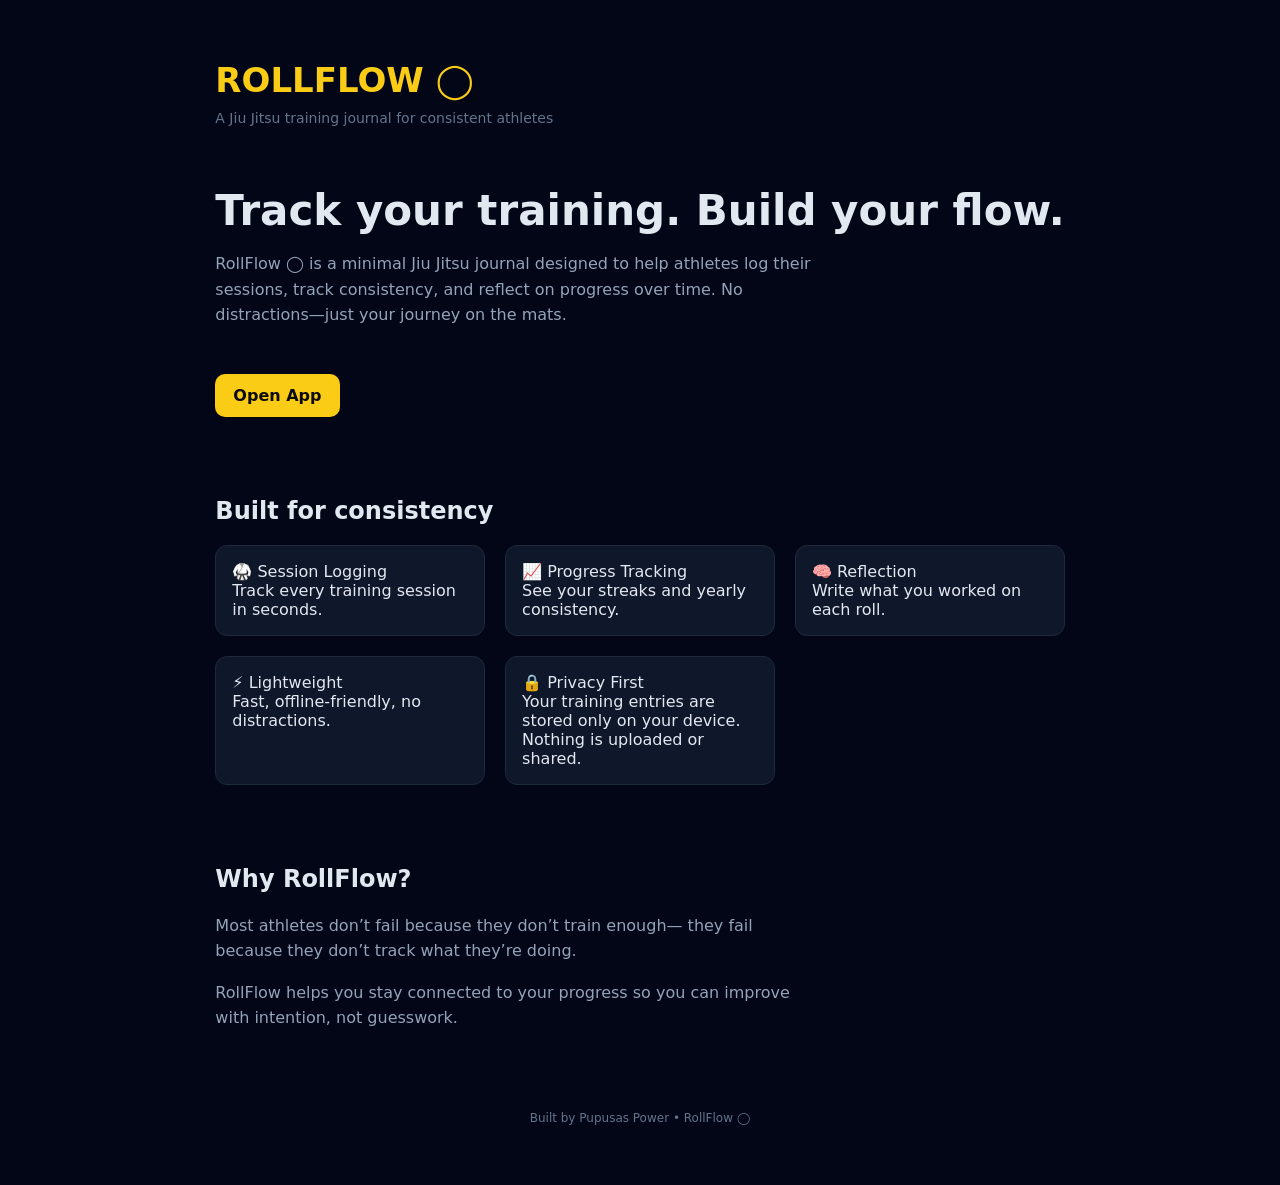
<file: index.html>
<!DOCTYPE html>
<html lang="en">
<head>
  <meta charset="UTF-8" />
  <meta name="viewport" content="width=device-width, initial-scale=1.0"/>
  <title>RollFlow ◯</title>

  <style>
    body {
      margin: 0;
      font-family: system-ui, sans-serif;
      background: #020617;
      color: #e2e8f0;
      display: flex;
      justify-content: center;
    }

    .container {
      max-width: 900px;
      padding: 60px 20px;
    }

    .logo {
      font-size: 34px;
      font-weight: 800;
      color: #facc15;
      display: flex;
      align-items: center;
      gap: 10px;
    }

    .subtitle {
      color: #64748b;
      margin-top: 10px;
      font-size: 14px;
    }

    .hero {
      margin-top: 60px;
    }

    h1 {
      font-size: 42px;
      margin-bottom: 10px;
    }

    p {
      color: #94a3b8;
      line-height: 1.6;
      max-width: 600px;
    }

    .cta {
      margin-top: 30px;
      display: inline-block;
      padding: 12px 18px;
      background: #facc15;
      color: #0b0b0b;
      font-weight: 700;
      border-radius: 10px;
      text-decoration: none;
    }

    .section {
      margin-top: 80px;
    }

    .grid {
      display: grid;
      grid-template-columns: repeat(auto-fit, minmax(220px, 1fr));
      gap: 20px;
      margin-top: 20px;
    }

    .card {
      background: #0f172a;
      border: 1px solid #1e293b;
      padding: 16px;
      border-radius: 12px;
    }

    .footer {
      margin-top: 80px;
      font-size: 12px;
      color: #64748b;
      text-align: center;
    }
  </style>
</head>

<body>

<div class="container">

  <!-- LOGO -->
  <div class="logo">
    ROLLFLOW ◯
  </div>
  <div class="subtitle">A Jiu Jitsu training journal for consistent athletes</div>

  <!-- HERO -->
  <div class="hero">
    <h1>Track your training. Build your flow.</h1>

    <p>
      RollFlow ◯ is a minimal Jiu Jitsu journal designed to help athletes
      log their sessions, track consistency, and reflect on progress over time.
      No distractions—just your journey on the mats.
    </p>

    <a class="cta" href="app.html">Open App</a>
  </div>

  <!-- FEATURES -->
  <div class="section">
    <h2>Built for consistency</h2>

    <div class="grid">
      <div class="card">
        🥋 Session Logging<br/>
        Track every training session in seconds.
      </div>

      <div class="card">
        📈 Progress Tracking<br/>
        See your streaks and yearly consistency.
      </div>

      <div class="card">
        🧠 Reflection<br/>
        Write what you worked on each roll.
      </div>

      <div class="card">
        ⚡ Lightweight<br/>
        Fast, offline-friendly, no distractions.
      </div>

      <div class="card">
        🔒 Privacy First<br/>
        Your training entries are stored only on your device. Nothing is uploaded or shared.
      </div>
    </div>
  </div>

  <!-- PHILOSOPHY -->
  <div class="section">
    <h2>Why RollFlow?</h2>

    <p>
      Most athletes don’t fail because they don’t train enough—
      they fail because they don’t track what they’re doing.
    </p>

    <p>
      RollFlow helps you stay connected to your progress so you can
      improve with intention, not guesswork.
    </p>
  </div>

  <!-- FOOTER -->
  <div class="footer">
    Built by Pupusas Power • RollFlow ◯
  </div>

</div>

</body>
</html>
</file>
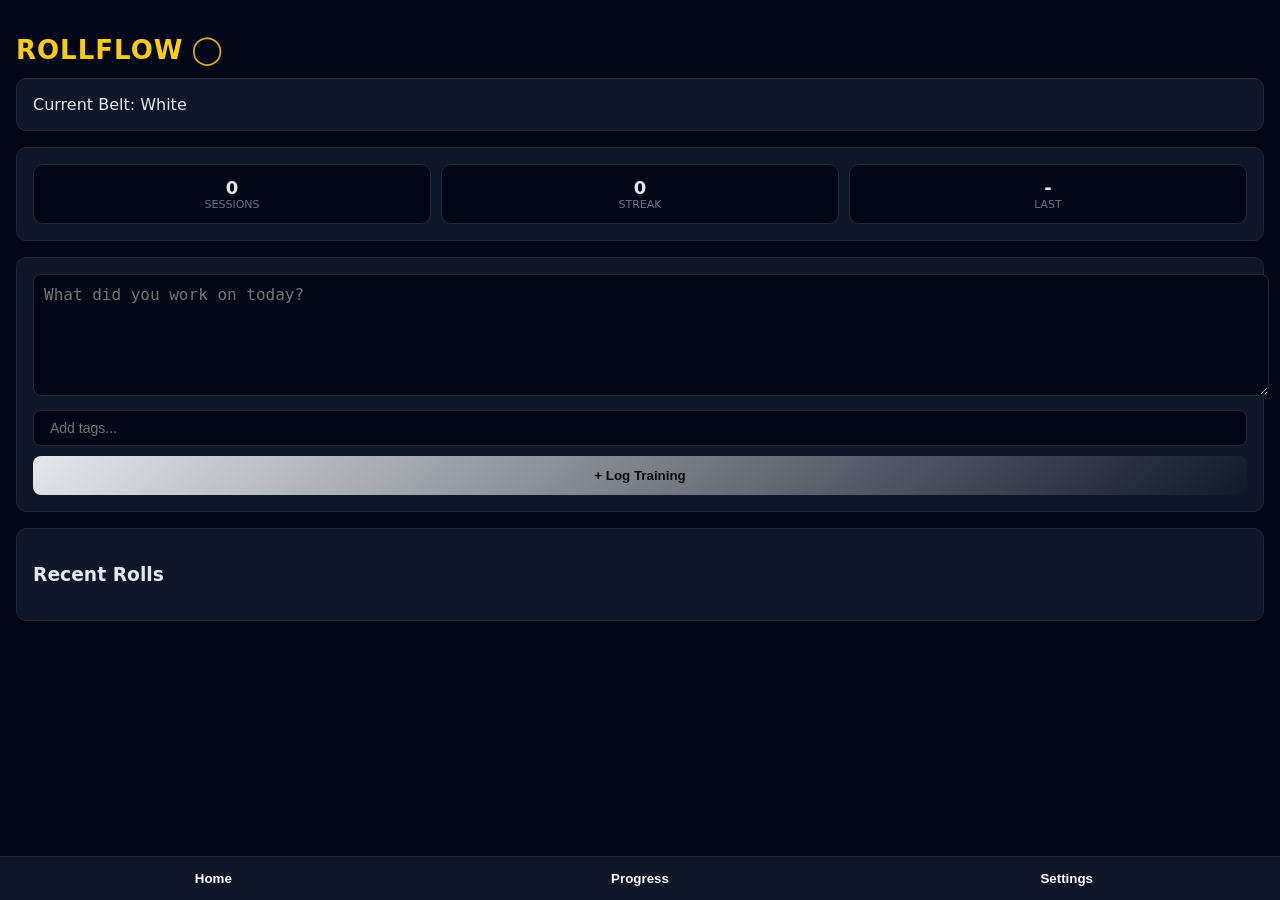
<file: app.html>
<!DOCTYPE html>
<html lang="en">
<head>
  <meta charset="UTF-8" />
  <meta name="viewport" content="width=device-width, initial-scale=1.0"/>
  <title>ROLLFLOW ◯</title>
  <link rel="stylesheet" href="styles.css">
  <link rel="manifest" href="manifest.json">
  <meta name="theme-color" content="#020617">
  <meta name="apple-mobile-web-app-capable" content="yes">
  <meta name="apple-mobile-web-app-status-bar-style" content="black-translucent">
  <link rel="apple-touch-icon" href="icon-180.png">
</head>

<div id="splash">
  <div class="splashLogo">
    ROLLFLOW <span class="symbol">◯</span>
  </div>
  <div class="tag">by Pupusas Power</div>
</div>

<body>

  <!-- HEADER -->
<h1 class="appLogo">
  ROLLFLOW <span class="symbol">◯</span>
</h1>

  <!-- DASHBOARD VIEW -->
  <div id="homeView" class="view">

    <div class="card header">
      <div>Current Belt: <span id="beltLabel">White</span></div>
    </div>

    <div class="card statsGrid">
      <div class="stat">
        <div id="totalSessions">0</div>
        <div class="label">Sessions</div>
      </div>

      <div class="stat">
        <div id="streak">0</div>
        <div class="label">Streak</div>
      </div>

      <div class="stat">
        <div id="lastTrain">-</div>
        <div class="label">Last</div>
      </div>
    </div>

    <div class="card">
      <textarea id="noteInput" placeholder="What did you work on today?"></textarea>
      <div class="tagBox">
        <div id="tagChips"></div>
          <input id="tagInput" placeholder="Add tags..." />
        </div>
      <button onclick="addEntry()">+ Log Training</button>
    </div>

    <div class="card">
      <h3>Recent Rolls</h3>
      <div id="entries"></div>
    </div>

  </div>

  <!-- SETTINGS VIEW -->
  <div id="settingsView" class="view hidden">
    <div class="card">
      <h3>Settings</h3>

      <label>🥋 Belt Level</label>
      <div class="beltButtons">
        <button onclick="setBelt('white')">White</button>
        <button onclick="setBelt('blue')">Blue</button>
        <button onclick="setBelt('purple')">Purple</button>
        <button onclick="setBelt('brown')">Brown</button>
        <button onclick="setBelt('black')">Black</button>
      </div>
    </div>
  </div>

  <!-- PROGRESS VIEW -->
  <div id="progressView" class="view hidden">

    <div class="card">
      <h3>📈 Monthly Progress</h3>
      <div id="monthBars" class="bars"></div>
    </div>

    <div class="card">
      <h3>🧠 Insights</h3>
      <div id="insights"></div>
    </div>

  </div>
  <!-- BOTTOM NAV -->
  <div class="nav">
  <button onclick="showView('home')">Home</button>
  <button onclick="showView('progress')">Progress</button>
  <button onclick="showView('settings')">Settings</button>
</div>

  <script src="app.js"></script>
</body>
</html>
</file>
<file: styles.css>
:root {
  --accent: #e5e7eb;
}

/* BASE */
body {
  font-family: system-ui, sans-serif;
  background: #020617;
  color: #e2e8f0;
  margin: 0;
  padding: 16px;
  padding-bottom: 80px;
}

h1 {
  margin-bottom: 12px;
}

/* VIEWS */
.view {
  display: block;
}

.hidden {
  display: none;
}

/* CARDS */
.card {
  background: #0f172a;
  border: 1px solid #1e293b;
  padding: 16px;
  border-radius: 10px;
  margin-bottom: 16px;
}

/* STATS */
.statsGrid {
  display: grid;
  grid-template-columns: repeat(3, 1fr);
  gap: 10px;
  text-align: center;
}

.stat {
  background: #020617;
  border: 1px solid #1e293b;
  padding: 12px;
  border-radius: 10px;
}

.stat div:first-child {
  font-size: 18px;
  font-weight: 800;
  color: var(--accent);
}

.label {
  font-size: 11px;
  color: #64748b;
  text-transform: uppercase;
}

/* INPUTS */
textarea {
  width: 100%;
  height: 100px;
  background: #020617;
  border: 1px solid #1e293b;
  color: white;
  border-radius: 8px;
  padding: 10px;
  margin-bottom: 10px;
}

input {
  font-size: 16px;
}

textarea {
  font-size: 16px;
}

/* MAIN BUTTON */
button {
  width: 100%;
  padding: 12px;
  border-radius: 8px;
  border: none;
  background: linear-gradient(135deg, var(--accent), #111827);
  color: #0b0b0b;
  font-weight: 700;
}

/* ENTRIES */
.entry {
  border-top: 1px solid #1e293b;
  padding: 10px 0;
}

.swipeItem {
  position: relative;
  overflow: hidden;
}

.entryContent {
  background: #0f172a;
  padding: 12px;
  border-radius: 10px;
  transition: transform 0.2s ease;
  touch-action: pan-y;
}

/* ENTRY TEXT */
.date {
  font-size: 11px;
  color: #64748b;
  margin-bottom: 4px;
}

/* ENTRY ACTIONS (EDIT / DELETE) */
.entryFooter {
  display: flex;
  justify-content: space-between; /* 🔥 THIS is the key */
  align-items: center;
  margin-top: 8px;
}

.entryActions {
  display: flex;
  width: 100%;
  justify-content: space-between; /* spreads them apart */
}

/* BUTTONS */
.editBtn,
.deleteBtn {
  width: auto;
  padding: 0;
  font-size: 12px;
  background: none;
  border: none;
  cursor: pointer;
}

.editBtn {
  color: #3b82f6;
}

.deleteBtn {
  color: #ef4444;
}


/* TAGS */
.tags {
  margin-top: 6px;
}

.tag {
  display: inline-block;
  background: #1e293b;
  color: #facc15;
  padding: 4px 8px;
  border-radius: 999px;
  font-size: 11px;
  margin-right: 4px;
}

.beltTag {
  margin-top: 6px;
  display: flex;
  align-items: center;
}

.beltDot {
  width: 10px;
  height: 10px;
  border-radius: 50%;
  display: inline-block;
  box-shadow: 0 0 0 1px rgba(255,255,255,0.1);
}

/* TAG INPUT BOX */
.tagBox {
  display: flex;
  flex-wrap: wrap;
  gap: 6px;
  padding: 8px;
  border: 1px solid #1e293b;
  border-radius: 8px;
  background: #020617;
  margin-bottom: 10px;
}

#tagInput {
  border: none;
  outline: none;
  background: transparent;
  color: white;
  flex: 1;
  min-width: 120px;
  font-size: 14px;
}

/* CHIPS */
.chip {
  background: #1e293b;
  color: #facc15;
  padding: 4px 8px;
  border-radius: 999px;
  font-size: 12px;
  display: flex;
  align-items: center;
  gap: 6px;
}

.chip span {
  cursor: pointer;
  color: #ef4444;
  font-weight: bold;
}

/* TAG ANALYTICS ROW */
.tagRow {
  display: flex;
  justify-content: space-between;
  padding: 8px 0;
  border-bottom: 1px solid #1e293b;
  cursor: pointer;
}

.tagRow span:first-child {
  color: #facc15;
}

/* BOTTOM NAV */
.nav {
  position: fixed;
  bottom: 0;
  left: 0;
  right: 0;
  display: flex;
  background: #0f172a;
  border-top: 1px solid #1e293b;
}

.nav button {
  flex: 1;
  background: none;
  color: white;
  padding: 14px;
  border-radius: 0;
}

/* BELT BUTTONS */
.beltButtons {
  display: grid;
  grid-template-columns: repeat(2, 1fr);
  gap: 8px;
  margin-top: 10px;
}

.beltButtons button {
  background: #020617;
  border: 1px solid #1e293b;
  color: white;
}

/* PROGRESS BARS */
.bars {
  display: flex;
  justify-content: space-between;
  align-items: flex-end;
  height: 120px;
  gap: 6px;
  margin-top: 10px;
}

.bar {
  flex: 1;
  display: flex;
  flex-direction: column;
  align-items: center;
}

.barFill {
  width: 100%;
  background: linear-gradient(to top, var(--accent), #111827);
  border-radius: 4px;
}

.barLabel {
  font-size: 10px;
  margin-top: 4px;
  color: #64748b;
}

/* SPLASH */
#splash {
  position: fixed;
  inset: 0;
  background: #020617;
  display: flex;
  flex-direction: column;
  justify-content: center;
  align-items: center;
  gap: 8px;
  z-index: 9999;
  animation: fadeOut 0.6s ease 1.5s forwards;
}

@keyframes fadeOut {
  to {
    opacity: 0;
    visibility: hidden;
  }
}

.splashLogo {
  font-size: 30px;
  font-weight: 800;
  color: #facc15;
  display: flex;
  align-items: center;
  gap: 8px;
  letter-spacing: 1px;
}

.tag {
  font-size: 12px;
  color: #64748b;
  opacity: 0.9;
}

.appLogo {
  font-size: 26px;
  font-weight: 800;
  letter-spacing: 1px;
  color: #facc15;
  display: flex;
  align-items: center;
  gap: 8px;
  margin-bottom: 12px;
}

.symbol {
  font-size: 28px;
  opacity: 0.85;
  display: inline-block;
  animation: slowRotate 12s linear infinite;
}

@keyframes slowRotate {
  from { transform: rotate(0deg); }
  to { transform: rotate(360deg); }
}
</file>
